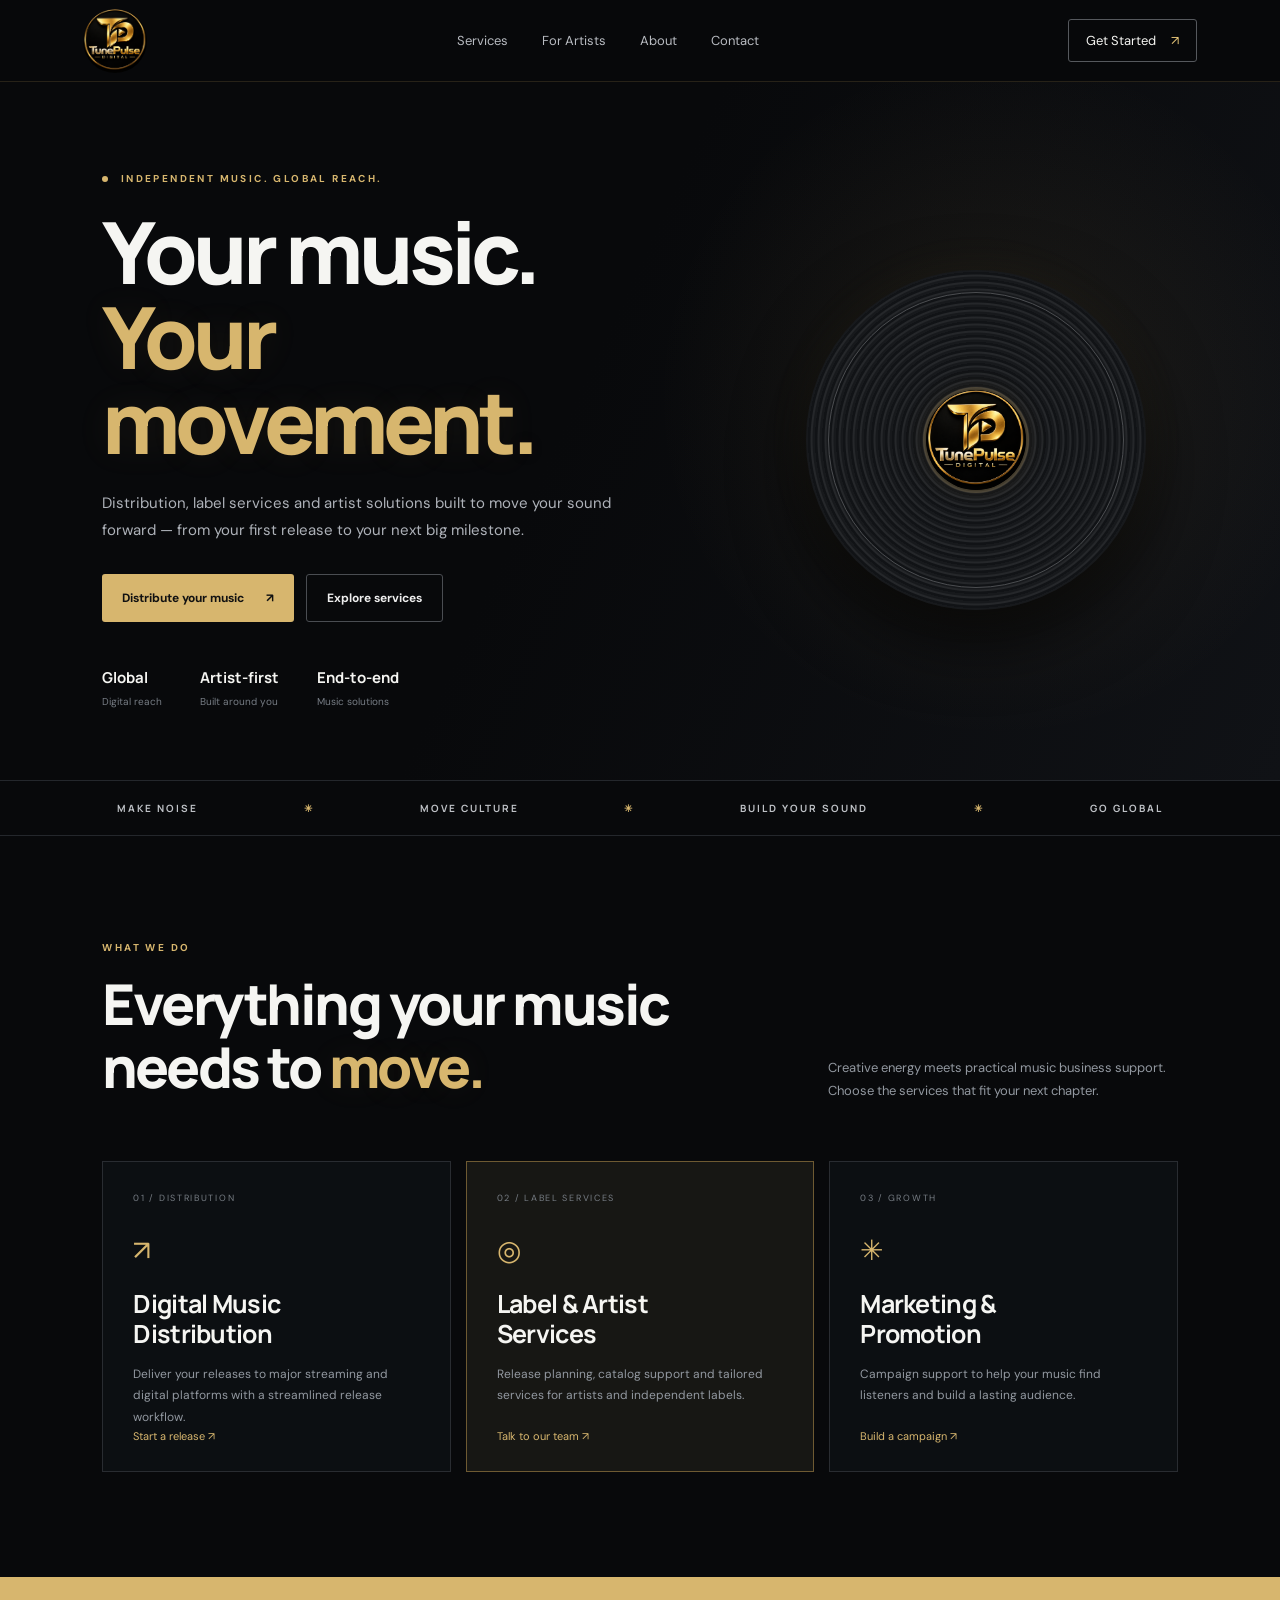
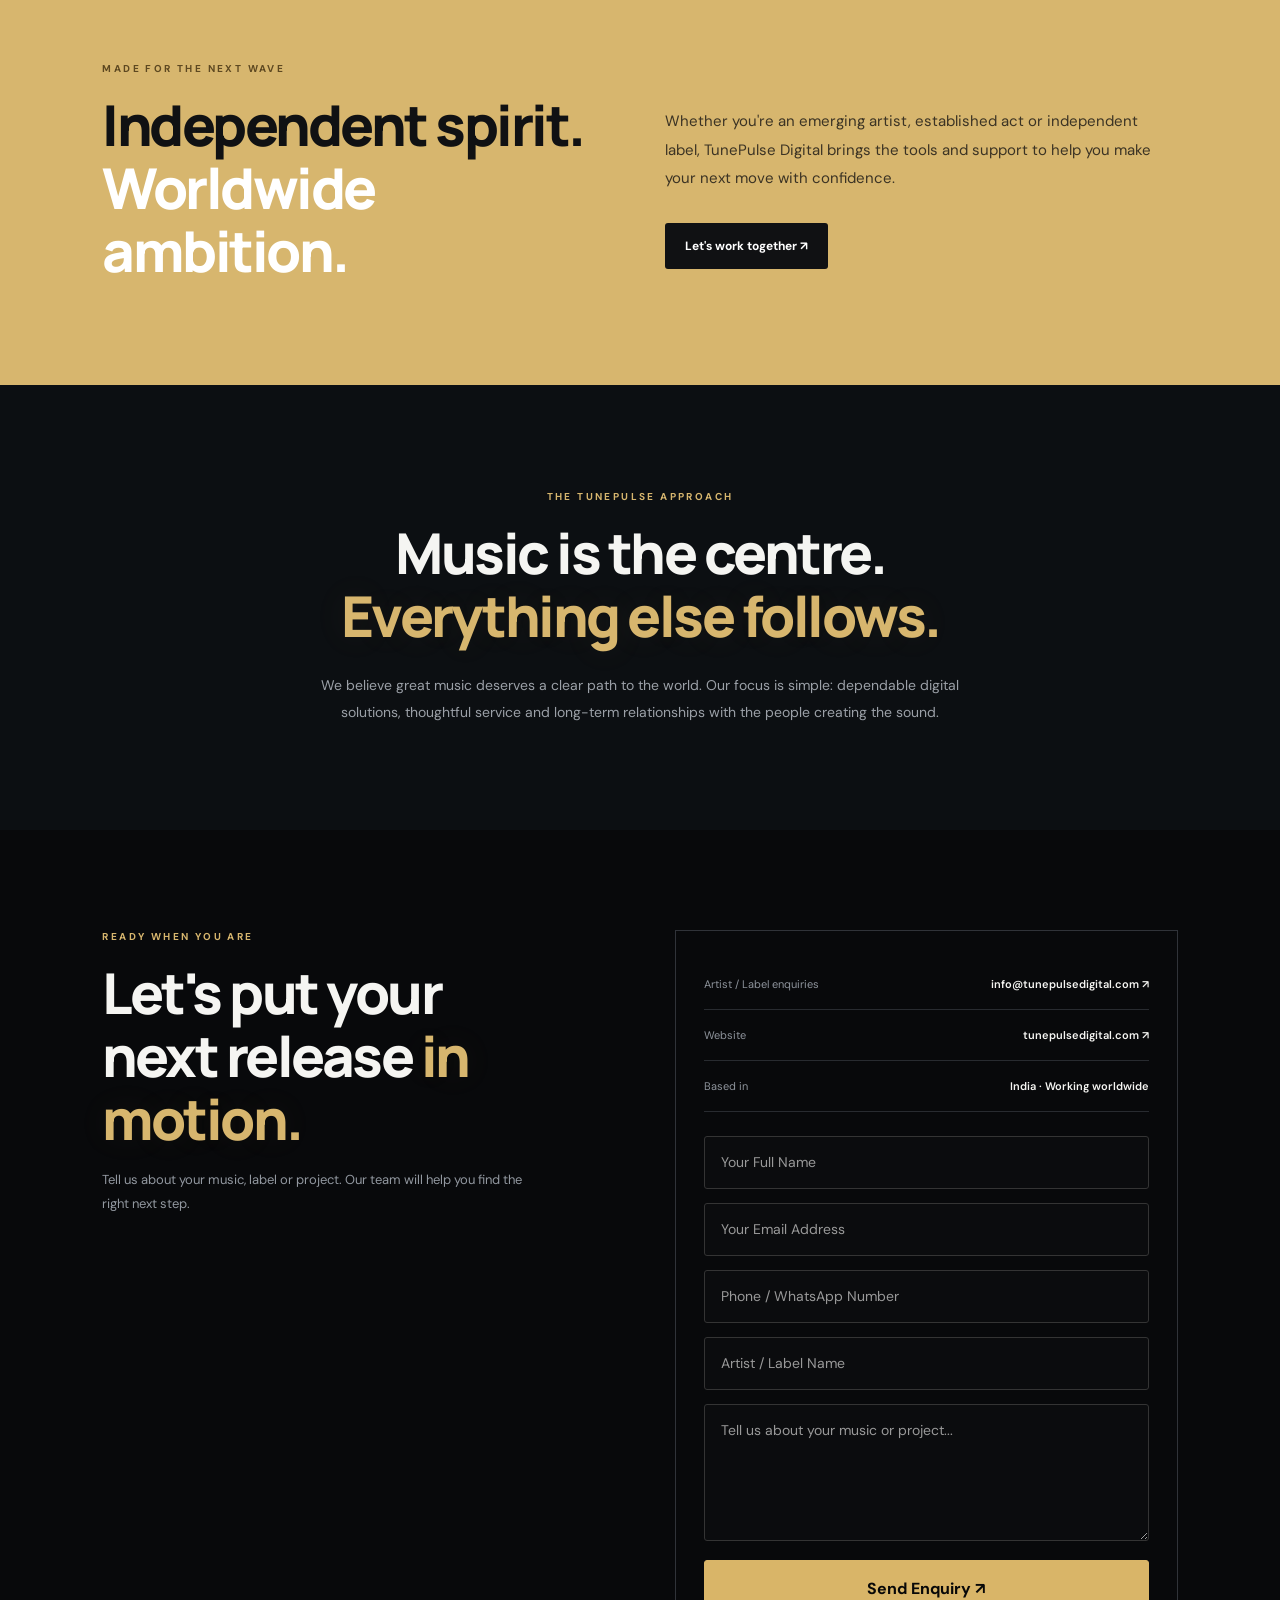
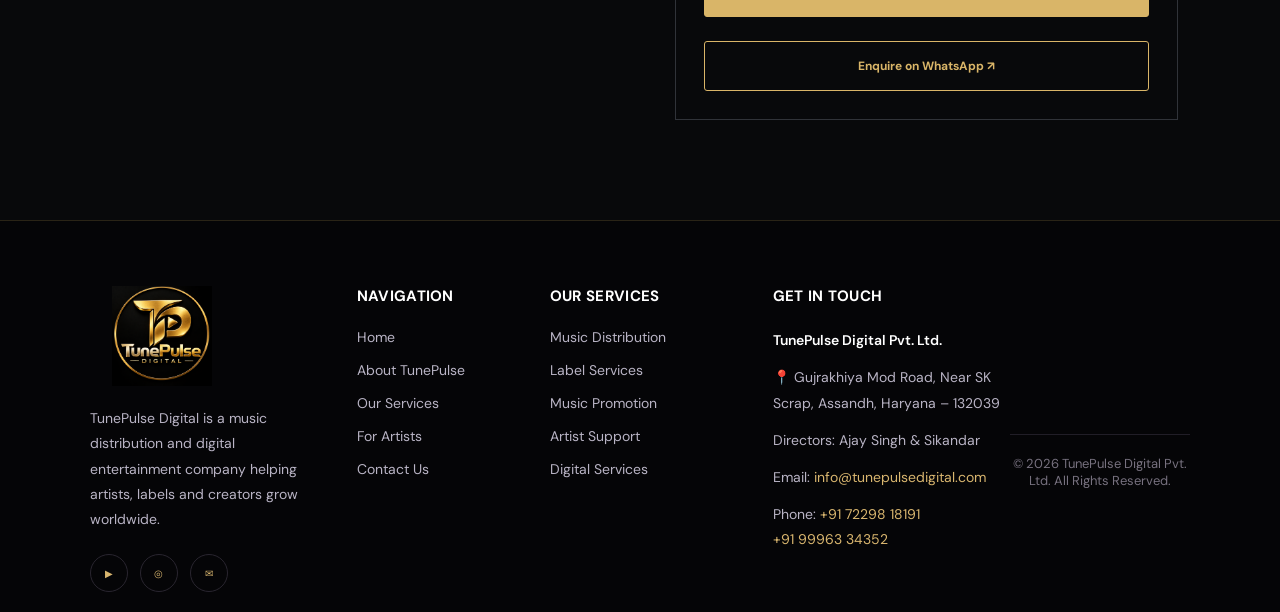
<file: index.html>
<!doctype html>
<html lang="en">
<head>
<meta charset="utf-8"><meta name="viewport" content="width=device-width,initial-scale=1">
<meta name="description" content="TunePulse Digital provides digital music distribution, artist services, music label support and YouTube music solutions for independent artists and labels worldwide.">
<meta name="google-site-verification" content="mZaXU-PKPLh-rn_xjGGx3gzMqnjbIz1Vg6vp6IRNtoM" />

<meta property="og:type" content="website">
<meta property="og:title" content="TunePulse Digital | Music Distribution & Artist Services">
<meta property="og:description" content="Digital music distribution, artist services and music label support for independent artists and labels worldwide.">
<meta property="og:url" content="https://tunepulsedigital.com/">
<meta property="og:image" content="https://tunepulsedigital.com/tunepulse-logo.png">

<meta name="twitter:card" content="summary">
<meta name="twitter:title" content="TunePulse Digital | Music Distribution">
<meta name="twitter:description" content="Music distribution and artist services for independent artists and labels.">
<meta name="twitter:image" content="https://tunepulsedigital.com/tunepulse-logo.png">

<title>TunePulse Digital | Music Distribution & Artist Services</title>
<link rel="preconnect" href="https://fonts.googleapis.com"><link rel="preconnect" href="https://fonts.gstatic.com" crossorigin>
<link href="https://fonts.googleapis.com/css2?family=DM+Sans:wght@400;500;600;700&family=Manrope:wght@500;600;700;800&display=swap" rel="stylesheet">
<link rel="icon" type="image/png" href="tunepulse-logo.png"><link rel="stylesheet" href="style.css">
</head>
<body>
<header class="nav"><a class="brand" href="#" aria-label="TunePulse Digital home"><img class="brand-logo" src="tunepulse-logo.png" alt="TunePulse Digital logo"></a>
<nav id="navlinks"><a href="#services">Services</a><a href="#artists">For Artists</a><a href="about.html">About</a><a href="contact.html">Contact</a></nav>
<a class="nav-cta" href="#contact">Get Started <span>↗</span></a><button class="menu" id="menu" aria-label="Open menu">☰</button></header>
<main>
<section class="hero">
<div class="hero-copy"><div class="eyebrow"><i></i> INDEPENDENT MUSIC. GLOBAL REACH.</div>
<h1>Your music.<br><span>Your movement.</span></h1>
<p>Distribution, label services and artist solutions built to move your sound forward — from your first release to your next big milestone.</p>
<div class="actions"><a class="button primary" href="#contact">Distribute your music <span>↗</span></a><a class="button secondary" href="#services">Explore services</a></div>
<div class="proof"><div><strong>Global</strong><small>Digital reach</small></div><div><strong>Artist-first</strong><small>Built around you</small></div><div><strong>End-to-end</strong><small>Music solutions</small></div></div></div>
<div class="hero-art">
  <div class="orb"></div>

  <div class="record">
    <div class="record-label">
      <img src="tunepulse-logo.png" alt="TunePulse Digital Logo">
    </div>
  </div>

  <div class="floating f1">
    <span>YOUR SOUND, EVERYWHERE</span>
  </div>

</div></section>
<section class="ticker"><span>MAKE NOISE</span><b>✳</b><span>MOVE CULTURE</span><b>✳</b><span>BUILD YOUR SOUND</span><b>✳</b><span>GO GLOBAL</span></section>
<section class="section" id="services"><div class="section-head"><div><div class="eyebrow">WHAT WE DO</div><h2>Everything your music<br>needs to <span>move.</span></h2></div><p>Creative energy meets practical music business support. Choose the services that fit your next chapter.</p></div>
<div class="cards"><article class="service"><div class="num">01 / DISTRIBUTION</div><div class="icon">↗</div><h3>Digital Music<br>Distribution</h3><p>Deliver your releases to major streaming and digital platforms with a streamlined release workflow.</p><a href="#contact">Start a release ↗</a></article>
<article class="service featured"><div class="num">02 / LABEL SERVICES</div><div class="icon">◎</div><h3>Label & Artist<br>Services</h3><p>Release planning, catalog support and tailored services for artists and independent labels.</p><a href="#contact">Talk to our team ↗</a></article>
<article class="service"><div class="num">03 / GROWTH</div><div class="icon">✳</div><h3>Marketing &<br>Promotion</h3><p>Campaign support to help your music find listeners and build a lasting audience.</p><a href="#contact">Build a campaign ↗</a></article></div></section>
<section class="band" id="artists"><div class="band-left"><div class="eyebrow">MADE FOR THE NEXT WAVE</div><h2>Independent spirit.<br><span>Worldwide ambition.</span></h2></div><div class="band-right"><p>Whether you're an emerging artist, established act or independent label, TunePulse Digital brings the tools and support to help you make your next move with confidence.</p><a class="button light" href="#contact">Let's work together ↗</a></div></section>
<section class="section about" id="about"><div class="eyebrow">THE TUNEPULSE APPROACH</div><h2>Music is the centre.<br><span>Everything else follows.</span></h2><p class="about-text">We believe great music deserves a clear path to the world. Our focus is simple: dependable digital solutions, thoughtful service and long-term relationships with the people creating the sound.</p></section>

<section class="contact" id="contact">
  <div>
    <div class="eyebrow">READY WHEN YOU ARE</div>
    <h2>Let's put your<br>next release <span>in motion.</span></h2>
    <p>Tell us about your music, label or project. Our team will help you find the right next step.</p>
  </div>

  <div class="contact-box">
    <div class="contact-row">
      <span>Artist / Label enquiries</span>
      <a href="mailto:info@tunepulsedigital.com">info@tunepulsedigital.com ↗</a>
    </div>

    <div class="contact-row">
      <span>Website</span>
      <a href="https://tunepulsedigital.com">tunepulsedigital.com ↗</a>
    </div>

    <div class="contact-row">
      <span>Based in</span>
      <b>India · Working worldwide</b>
    </div>

    <form action="https://api.web3forms.com/submit" method="POST" class="enquiry-form">

      <input type="hidden" name="access_key" value="733f2801-56d0-4748-b908-0d0ee82f173b">

      <input type="hidden" name="subject" value="New Enquiry - TunePulse Digital Website">
      <input type="hidden" name="from_name" value="TunePulse Digital Website">

      <input type="text" name="name" placeholder="Your Full Name" required>

      <input type="email" name="email" placeholder="Your Email Address" required>

      <input type="tel" name="phone" placeholder="Phone / WhatsApp Number" required>

      <input type="text" name="artist_label" placeholder="Artist / Label Name">

      <textarea name="message" placeholder="Tell us about your music or project..." rows="5" required></textarea>

      <button class="button primary full" type="submit">
        Send Enquiry ↗
      </button>

<a
  class="button full whatsapp-enquiry"
  href="https://wa.me/917229818191?text=Hello%20TunePulse%20Digital%2C%20I%20want%20to%20enquire%20about%20your%20music%20services."
  target="_blank"
  rel="noopener"
>
  Enquire on WhatsApp ↗
</a>

    </form>
  </div>
</section>
</main>
<script src="script.js"></script>

<!-- TUNEPULSE DIGITAL FOOTER START -->

<footer class="site-footer">

  <div class="footer-container">

    <!-- COMPANY BRAND -->
    <div class="footer-brand">

      <img
        src="tunepulse-logo.png"
        alt="TunePulse Digital"
        class="footer-logo"
      >

      <p class="footer-description">
        TunePulse Digital is a music distribution
        and digital entertainment company helping
        artists, labels and creators grow worldwide.
      </p>

      
<div class="footer-socials">

  <a
    href="https://www.youtube.com/channel/UCvVGOBIwBvxCBfXJ86JmkUw/"
    target="_blank"
    rel="noopener noreferrer"
    aria-label="TunePulse Digital YouTube"
    title="YouTube"
  >▶</a>

  <a
    href="https://www.instagram.com/tunepulsedigital/"
    target="_blank"
    rel="noopener noreferrer"
    aria-label="TunePulse Digital Instagram"
    title="Instagram"
  >◎</a>

  <a
    href="mailto:info@tunepulsedigital.com"
    aria-label="Email TunePulse Digital"
    title="Email"
  >✉</a>

</div>

    </div>


    <!-- NAVIGATION -->
    <div class="footer-column">

      <h3>NAVIGATION</h3>

      <a href="index.html">Home</a>
      <a href="about.html">About TunePulse</a>
      <a href="#services">Our Services</a>
      <a href="#artists">For Artists</a>
      <a href="contact.html">Contact Us</a>

    </div>


    <!-- OUR SERVICES -->
    <div class="footer-column">

      <h3>OUR SERVICES</h3>

      <a href="#distribution">Music Distribution</a>
      <a href="#label-services">Label Services</a>
      <a href="#promotion">Music Promotion</a>
      <a href="#artist-support">Artist Support</a>
      <a href="#digital-services">Digital Services</a>

    </div>


    <!-- CONTACT DETAILS -->
    <div class="footer-column footer-contact">

      <h3>GET IN TOUCH</h3>

      <p class="footer-company">
        TunePulse Digital Pvt. Ltd.
      </p>

      <p class="footer-address">
        📍 Gujrakhiya Mod Road, Near SK Scrap,
        Assandh, Haryana – 132039
      </p>

      <p>
        Directors: Ajay Singh &amp; Sikandar
      </p>

      <p>
        Email:
        <a href="mailto:info@tunepulsedigital.com">
          info@tunepulsedigital.com
        </a>
      </p>

      <p>
        Phone:
        <a href="tel:+917229818191">
          +91 72298 18191
        </a>
        <br>

        <a href="tel:+919996334352">
          +91 99963 34352
        </a>
      </p>

    </div>

  </div>


  <!-- COPYRIGHT -->
  <div class="footer-bottom">

    <p>
      © 2026 TunePulse Digital Pvt. Ltd.
      All Rights Reserved.
    </p>

  </div>

</footer>

<!-- TUNEPULSE DIGITAL FOOTER END -->

</body></html>
</file>
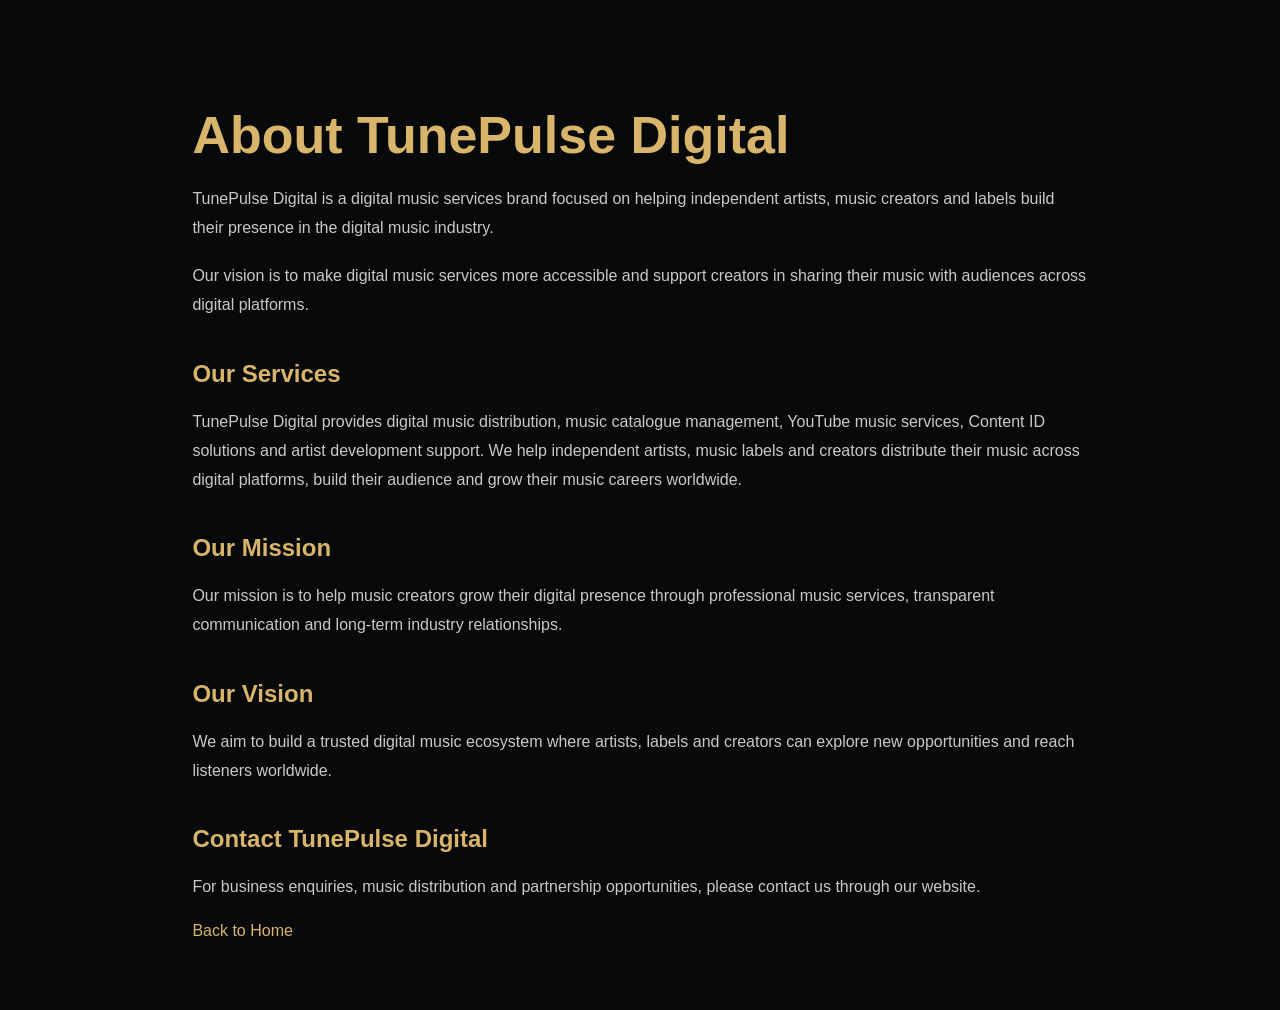
<file: about.html>
<!DOCTYPE html>
<html lang="en">
<head>
  <meta charset="UTF-8">
  <meta name="viewport" content="width=device-width, initial-scale=1.0">

<title>About TunePulse Digital | Music Distribution & Artist Services</title>
  
  <meta name="description" content="Learn about TunePulse Digital, providing music distribution, artist services, digital music solutions and support for independent artists and music labels worldwide.">
  
  <link rel="stylesheet" href="style.css">

  <style>
    .about-page {
      max-width: 1100px;
      margin: 0 auto;
      padding: 70px 8%;
      color: #f5f5f5;
    }

    .about-page h1,
    .about-page h2 {
      color: #d8b56a;
    }

    .about-page h1 {
      font-size: clamp(32px, 5vw, 52px);
      margin-bottom: 20px;
    }

    .about-page p {
      color: #c9c9c9;
      line-height: 1.8;
      margin-bottom: 20px;
    }

    .about-page section {
      margin-top: 40px;
    }

    .about-page a {
      color: #d8b56a;
    }
  </style>
</head>

<body>

  <main class="about-page">

    <h1>About TunePulse Digital</h1>

    <p>
      TunePulse Digital is a digital music services brand focused on helping
      independent artists, music creators and labels build their presence
      in the digital music industry.
    </p>

    <p>
      Our vision is to make digital music services more accessible and
      support creators in sharing their music with audiences across
      digital platforms.
    </p>

    <section>
      <h2>Our Services</h2>

      <p>
    TunePulse Digital provides digital music distribution, music catalogue
    management, YouTube music services, Content ID solutions and artist
    development support. We help independent artists, music labels and
    creators distribute their music across digital platforms, build their
    audience and grow their music careers worldwide.
</p>
    </section>

    <section>
      <h2>Our Mission</h2>

      <p>
        Our mission is to help music creators grow their digital presence
        through professional music services, transparent communication
        and long-term industry relationships.
      </p>
    </section>

    <section>
      <h2>Our Vision</h2>

      <p>
        We aim to build a trusted digital music ecosystem where artists,
        labels and creators can explore new opportunities and reach
        listeners worldwide.
      </p>
    </section>

    <section>
      <h2>Contact TunePulse Digital</h2>

      <p>
        For business enquiries, music distribution and partnership
        opportunities, please contact us through our website.
      </p>

      <a href="index.html">Back to Home</a>
    </section>

  </main>

</body>
</html>
</file>
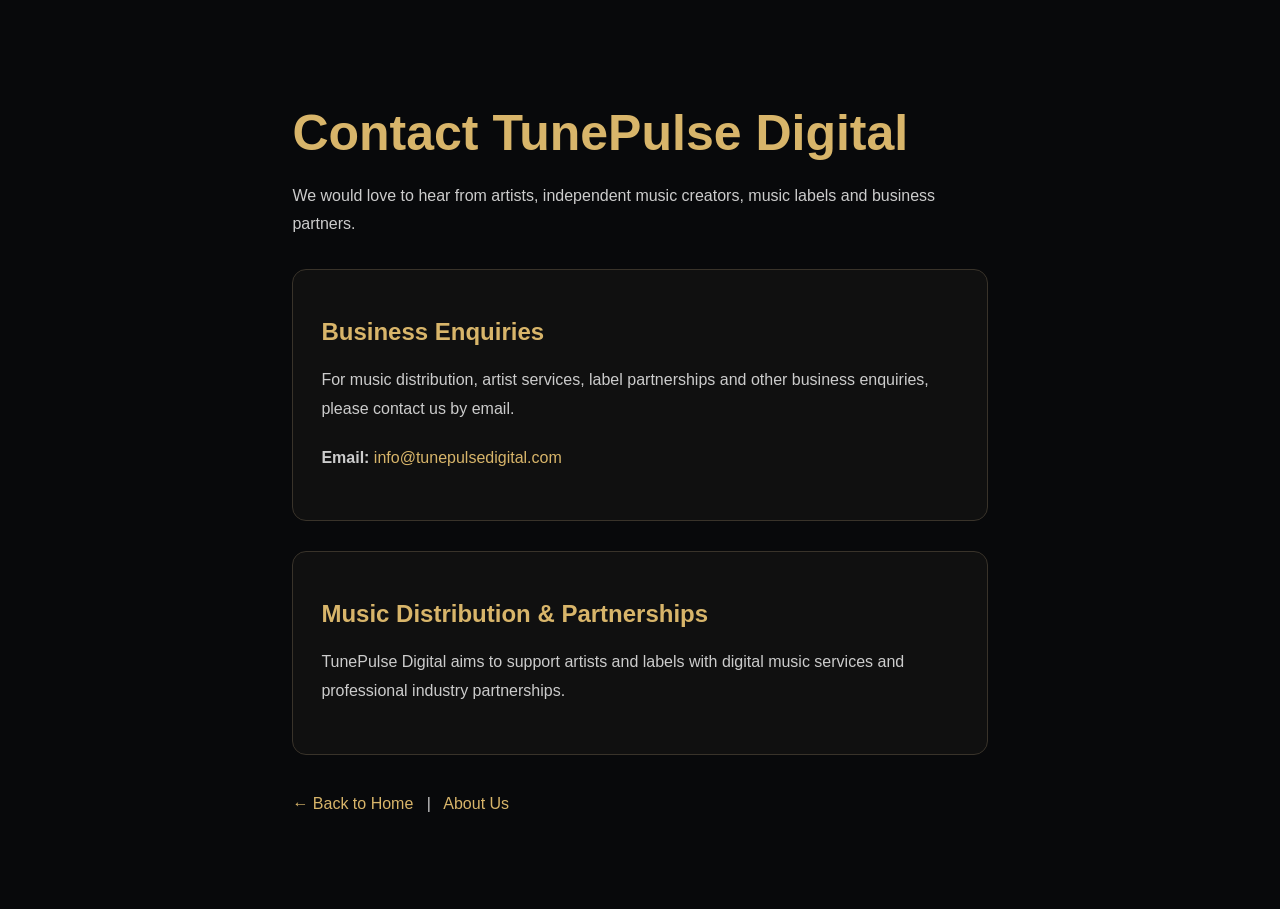
<file: contact.html>
<!DOCTYPE html>
<html lang="en">
<head>
  <meta charset="UTF-8">
  <meta name="viewport" content="width=device-width, initial-scale=1.0">

  <title>Contact TunePulse Digital | Music Distribution & Business Enquiries</title>

  <meta name="description" content="Contact TunePulse Digital for music distribution, artist services, label partnerships and business enquiries.">

  <link rel="stylesheet" href="style.css">

  <style>
    .contact-page {
      max-width: 900px;
      margin: auto;
      padding: 70px 8%;
      color: #f5f5f5;
    }

    .contact-page h1,
    .contact-page h2 {
      color: #d8b56a;
    }

    .contact-page h1 {
      font-size: clamp(32px, 5vw, 50px);
      margin-bottom: 20px;
    }

    .contact-page p {
      color: #ccc;
      line-height: 1.8;
      margin-bottom: 20px;
    }

    .contact-card {
      margin-top: 30px;
      padding: 28px;
      border: 1px solid #39332a;
      border-radius: 14px;
      background: #101010;
    }

    .contact-page a {
      color: #d8b56a;
      text-decoration: none;
    }

    .contact-page a:hover {
      text-decoration: underline;
    }
  </style>
</head>

<body>

  <main class="contact-page">

    <h1>Contact TunePulse Digital</h1>

    <p>
      We would love to hear from artists, independent music creators,
      music labels and business partners.
    </p>

    <div class="contact-card">
      <h2>Business Enquiries</h2>

      <p>
        For music distribution, artist services, label partnerships
        and other business enquiries, please contact us by email.
      </p>

      <p>
        <strong>Email:</strong>
        <a href="mailto:info@tunepulsedigital.com">
          info@tunepulsedigital.com
        </a>
      </p>
    </div>

    <div class="contact-card">
      <h2>Music Distribution & Partnerships</h2>

      <p>
        TunePulse Digital aims to support artists and labels with
        digital music services and professional industry partnerships.
      </p>
    </div>

    <p style="margin-top:35px;">
      <a href="index.html">← Back to Home</a>
      &nbsp; | &nbsp;
      <a href="about.html">About Us</a>
    </p>

  </main>

</body>
</html>
</file>
<file: style.css>
*{box-sizing:border-box}html{scroll-behavior:smooth}body{margin:0;background:#080a0d;color:#f5f5f2;font-family:'DM Sans',sans-serif}a{color:inherit;text-decoration:none}.nav{height:82px;padding:0 6.5%;display:flex;align-items:center;justify-content:space-between;border-bottom:1px solid #24272c;position:sticky;top:0;background:#080a0deF;backdrop-filter:blur(14px);z-index:5}.brand{display:flex;gap:11px;align-items:center;font:800 14px Manrope;letter-spacing:1.2px}.mark{width:34px;height:34px;border:1px solid #d9b66d;border-radius:50%;display:grid;place-items:center;color:#e7c77f;font-size:11px;letter-spacing:-1px}.gold{color:#d9b66d}nav{display:flex;gap:34px;color:#b8bbc1;font-size:13px}nav a:hover,.contact-row a:hover{color:#e5c477}.nav-cta{font-size:13px;border:1px solid #55585d;padding:12px 17px;border-radius:3px}.nav-cta span{color:#e5c477;margin-left:12px}.menu{display:none;background:none;color:white;border:0;font-size:24px}.hero{padding:90px 8% 72px;min-height:620px;display:grid;grid-template-columns:1fr 1fr;align-items:center;gap:30px;background:radial-gradient(ellipse at 78% 42%,#1c2026 0%,#080a0d 48%)}.eyebrow{font-size:10px;letter-spacing:2.4px;color:#d7b66e;font-weight:700}.eyebrow i{display:inline-block;width:6px;height:6px;background:#d7b66e;border-radius:50%;margin-right:8px}.hero h1{font:800 clamp(54px,6.7vw,94px)/.99 Manrope;letter-spacing:-5px;margin:25px 0}.hero h1 span,.section h2 span,.band h2 span,.contact h2 span{color:#d7b66e}.hero-copy>p{max-width:510px;color:#aeb2b9;line-height:1.8;font-size:15px}.actions{display:flex;gap:12px;margin:30px 0 45px}.button{display:inline-flex;align-items:center;justify-content:center;padding:15px 20px;font-size:12px;font-weight:700;border-radius:3px;gap:22px}.primary{background:#d7b66e;color:#111}.primary:hover{background:#f0d18b}.secondary{border:1px solid #4a4d52;color:#eee}.proof{display:flex;gap:38px}.proof strong{display:block;font:700 15px Manrope}.proof small{display:block;color:#777d85;font-size:10px;margin-top:7px}.hero-art{height:440px;position:relative;display:grid;place-items:center}.orb{position:absolute;width:360px;height:360px;border-radius:50%;background:radial-gradient(circle at 40% 35%,#383a3d,#111316 58%,#08090a 72%);box-shadow:0 0 100px #c5a25a17}.record{width:300px;height:300px;border-radius:50%;position:relative;background:repeating-radial-gradient(circle,#17191c 0 2px,#25272a 3px 4px,#111316 5px 7px);box-shadow:0 28px 70px #000;animation:spin 22s linear infinite}.record:after{content:'';position:absolute;inset:22px;border:1px solid #4b4d50;border-radius:50%}.record-label{position:absolute;inset:100px;border-radius:50%;background:linear-gradient(145deg,#e8ca83,#9b7435);color:#141414;display:grid;place-content:center;text-align:center;font:800 25px Manrope;line-height:1.05;z-index:1}.record-label small{font-size:7px;letter-spacing:2px;margin-top:5px}.floating{position:absolute;border:1px solid #3b3e43;background:#121519;padding:14px 17px;box-shadow:0 10px 40px #0008;font-size:17px}.floating span{font-size:8px;letter-spacing:1.3px;color:#aeb3ba;margin-left:8px}.f1{top:65px;right:0}.f2{bottom:62px;left:0}.bars{color:#d7b66e;font-size:20px}.f2 small{display:block;font-size:8px;letter-spacing:1.4px;color:#9ca1a9}.hero-note{position:absolute;right:4px;bottom:8px;font-size:9px;letter-spacing:2px;color:#858991;line-height:1.7}.hero-note b{color:#d7b66e}.ticker{display:flex;justify-content:space-around;align-items:center;padding:20px 5%;border-block:1px solid #24272c;color:#bfc2c7;font:700 10px Manrope;letter-spacing:2px}.ticker b{color:#d7b66e}.section{padding:105px 8%}.section-head{display:flex;justify-content:space-between;align-items:end;margin-bottom:45px}.section h2,.band h2,.contact h2{font:800 clamp(36px,4.4vw,60px)/1.12 Manrope;letter-spacing:-2.5px;margin:18px 0}.section-head>p{max-width:350px;color:#9298a0;font-size:13px;line-height:1.8}.cards{display:grid;grid-template-columns:repeat(3,1fr);gap:15px}.service{padding:30px;border:1px solid #292c31;min-height:310px;background:#0c0f12;position:relative}.service.featured{background:#171714;border-color:#6e5a32}.num{font-size:9px;letter-spacing:1.7px;color:#777d84}.icon{font-size:28px;color:#d7b66e;margin:28px 0 20px}.service h3{font:700 25px/1.2 Manrope;margin:0 0 15px;letter-spacing:-.7px}.service p{color:#9298a0;font-size:12px;line-height:1.8;max-width:280px}.service>a{position:absolute;bottom:28px;font-size:11px;color:#d7b66e}.band{padding:85px 8%;display:grid;grid-template-columns:1fr 1fr;gap:50px;background:#d7b66e;color:#101113}.band .eyebrow{color:#5d4821}.band h2 span{color:#fff}.band-right{align-self:center}.band-right p{font-size:15px;line-height:1.9;max-width:500px;color:#3b3324}.light{background:#101113;color:#fff;margin-top:15px}.about{text-align:center;background:#0c0f12}.about .about-text{max-width:650px;margin:25px auto 0;color:#9ba0a7;line-height:1.9;font-size:14px}.contact{padding:100px 8%;display:grid;grid-template-columns:1fr 1fr;gap:70px}.contact>div:first-child>p{color:#9298a0;line-height:1.8;max-width:420px;font-size:13px}.contact-box{border:1px solid #303339;padding:28px;align-self:center}.contact-row{display:flex;justify-content:space-between;gap:15px;padding:18px 0;border-bottom:1px solid #282b30;font-size:11px}.contact-row span{color:#8e949c}.contact-row a,.contact-row b{font-weight:600}.full{width:100%;margin-top:25px}footer{padding:27px 6.5%;border-top:1px solid #24272c;display:flex;justify-content:space-between;align-items:center;color:#747a82;font-size:10px}footer .brand{color:#eee;font-size:11px}@keyframes spin{to{transform:rotate(360deg)}}@media(max-width:800px){.nav{padding:0 5%;height:70px}nav{display:none;position:absolute;top:70px;left:0;right:0;background:#0b0d10;padding:25px;flex-direction:column;gap:20px;border-bottom:1px solid #292c31}nav.open{display:flex}.nav-cta{margin-left:auto;margin-right:15px;padding:10px}.menu{display:block}.hero{grid-template-columns:1fr;padding:70px 6% 40px}.hero h1{letter-spacing:-3px}.hero-art{height:360px}.record{width:245px;height:245px}.record-label{inset:80px}.orb{width:290px;height:290px}.f1{right:0;top:30px}.f2{left:0;bottom:35px}.section{padding:75px 6%}.section-head{display:block}.section-head>p{margin-top:20px}.cards{grid-template-columns:1fr}.service{min-height:280px}.band,.contact{grid-template-columns:1fr;padding:70px 6%;gap:25px}.ticker{gap:18px;overflow:hidden;white-space:nowrap}.ticker span{font-size:8px}footer{padding:25px 6%;flex-wrap:wrap;gap:20px}footer>span:last-child{display:none}}
/* Official supplied TunePulse Digital logo */
.brand{gap:0;letter-spacing:0}
.brand-logo{display:block;width:64px;height:64px;object-fit:contain;border-radius:50%;background:#080a0d}
footer .brand-logo{width:54px;height:54px}
@media(max-width:700px){.brand-logo{width:54px;height:54px}footer .brand-logo{width:46px;height:46px}}
/* Fix TunePulse vinyl logo */
.hero-art {
  position: relative;
  overflow: hidden;
}

.record {
    position: absolute;
    width: 360px;
    height: 360px;
    right: 8%;
    top: 50%;
    transform: translateY(-50%);
    border-radius: 50%;
    overflow: hidden;
    animation: spin 12s linear infinite;
}
  
.record-label {
    position: absolute;
    width: 100px;
    height: 100px;
    left: 50%;
    top: 50%;
    transform: translate(-50%, -50%);
    border-radius: 50%;
    overflow: hidden;
    background: #d8b45c;
    display: flex;
    align-items: center;
    justify-content: center;
}

.record-label img {
    width: 100%;
    height: 100%;
    object-fit: cover;
    border-radius: 50%;
    display: block;
}

.record-label img {
  width: 100%;
  height: 100%;
  object-fit: contain;
  display: block;
  border-radius: 50%;
}

/* FIX: Vinyl record stays in its original position */
.hero-art {
    position: relative;
    overflow: visible;
}

/* Remove the extra background circle */
.hero-art .orb {
    display: none !important;
}

/* Vinyl record: fixed position + smooth rotation */
.hero-art .record {
    position: absolute;
    width: 340px;
    height: 340px;
    right: 8%;
    top: 50%;
    left: auto;
    margin: 0;
    transform: translateY(-50%);
    border-radius: 50%;
    overflow: hidden;
    animation: vinyl-spin 14s linear infinite;
}

/* Keep the logo perfectly centered */
.hero-art .record-label {
    position: absolute;
    width: 100px;
    height: 100px;
    left: 50%;
    top: 50%;
    transform: translate(-50%, -50%);
    border-radius: 50%;
    overflow: hidden;
    background: #d8b45c;
}

/* Logo should fit inside the round label */
.hero-art .record-label img {
    width: 100%;
    height: 100%;
    object-fit: contain;
    border-radius: 50%;
    display: block;
}

/* Rotation without moving the record up or down */
@keyframes vinyl-spin {
    from {
        transform: translateY(-50%) rotate(0deg);
    }
    to {
        transform: translateY(-50%) rotate(360deg);
    }
}

/* Mobile size */
@media (max-width: 768px) {
    .hero-art .record {
        width: 240px;
        height: 240px;
        right: 0;
        top: 50%;
    }

    .hero-art .record-label {
        width: 75px;
        height: 75px;
    }
}
.floating.f1 {
  display: none !important;
}

/* =====================================
   TUNEPULSE DIGITAL — PREMIUM POLISH
===================================== */

/* Smooth website movement */
html {
  scroll-behavior: smooth;
}

body {
  background-color: #08090b;
}

/* Premium navigation */
.nav {
  backdrop-filter: blur(16px);
  -webkit-backdrop-filter: blur(16px);
  background: rgba(8, 9, 11, 0.88);
  border-bottom: 1px solid rgba(218, 181, 105, 0.12);
}

/* Elegant gold buttons */
.button {
  transition: all 0.3s ease;
}

.button.primary:hover {
  transform: translateY(-3px);
  box-shadow: 0 8px 28px rgba(218, 181, 105, 0.22);
}

.button.secondary:hover {
  border-color: #d8b565;
  color: #d8b565;
  transform: translateY(-2px);
}

/* Vinyl record premium lighting */
.record {
  box-shadow:
    0 0 60px rgba(218, 181, 105, 0.045),
    0 30px 80px rgba(0, 0, 0, 0.65);
}

/* Gold center label */
.record-label {
  box-shadow:
    0 0 0 4px rgba(218, 181, 105, 0.08),
    0 0 24px rgba(218, 181, 105, 0.15);
}

/* Premium service cards */
.service {
  transition:
    transform 0.35s ease,
    border-color 0.35s ease,
    background 0.35s ease;
}

.service:hover {
  transform: translateY(-6px);
  border-color: rgba(218, 181, 105, 0.35);
  background: rgba(218, 181, 105, 0.025);
}

/* Gold accent glow */
.hero {
  background:
    radial-gradient(
      ellipse at 75% 45%,
      rgba(218, 181, 105, 0.055),
      transparent 42%
    );
}

/* Premium section separators */
.section {
  border-color: rgba(255, 255, 255, 0.07);
}

/* =========================================
   TUNEPULSE DIGITAL — FINAL PREMIUM DESIGN
   Preserve existing layout and vinyl animation
========================================= */

/* 1. Premium dark background and gold lighting */
body {
  background: #08090b;
  color: #f5f5f2;
}

.hero {
  background:
    radial-gradient(
      circle at 78% 45%,
      rgba(218, 181, 105, 0.09),
      transparent 32%
    ),
    linear-gradient(115deg, #08090b 45%, #101216 100%);
}

/* 2. Keep vinyl in the hero section */
.hero-art {
  position: relative;
  display: grid;
  place-items: center;
  overflow: visible;
  min-width: 0;
}

/* Remove the unwanted extra circle */
.hero-art .orb {
  display: none !important;
}

/* 3. Vinyl — fixed position, smooth rotation */
.hero-art .record {
  position: absolute;
  width: 340px;
  height: 340px;
  right: 6%;
  left: auto;
  top: 50%;
  margin: 0;
  transform: translateY(-50%);
  border-radius: 50%;
  overflow: hidden;
  animation: vinyl-spin 18s linear infinite;

  box-shadow:
    0 25px 70px rgba(0, 0, 0, 0.75),
    0 0 45px rgba(218, 181, 105, 0.07);
}

/* 4. Center logo — no extra gold disc */
.hero-art .record-label {
  position: absolute;
  width: 100px;
  height: 100px;
  left: 50%;
  top: 50%;
  transform: translate(-50%, -50%);
  border-radius: 50%;
  overflow: hidden;
  background: #08090b;
  padding: 0;

  box-shadow:
    0 0 0 3px rgba(218, 181, 105, 0.18),
    0 0 25px rgba(218, 181, 105, 0.12);
}

.hero-art .record-label img {
  width: 100%;
  height: 100%;
  object-fit: contain;
  border-radius: 50%;
  display: block;
}

/* 5. Smooth vinyl rotation without vertical movement */
@keyframes vinyl-spin {
  from {
    transform: translateY(-50%) rotate(0deg);
  }

  to {
    transform: translateY(-50%) rotate(360deg);
  }
}

/* 6. Premium navigation */
.nav {
  background: rgba(8, 9, 11, 0.92);
  backdrop-filter: blur(18px);
  -webkit-backdrop-filter: blur(18px);
  border-bottom: 1px solid rgba(218, 181, 105, 0.15);
}

/* 7. Gold buttons */
.button {
  transition: all 0.3s ease;
}

.button.primary:hover {
  background: #f0d18b;
  transform: translateY(-3px);
  box-shadow: 0 8px 30px rgba(218, 181, 105, 0.22);
}

.button.secondary:hover {
  border-color: #d8b565;
  color: #d8b565;
  transform: translateY(-3px);
}

/* 8. Service cards */
.service {
  transition: all 0.35s ease;
  border-color: #292c31;
}

.service:hover {
  transform: translateY(-7px);
  border-color: rgba(218, 181, 105, 0.45);
  box-shadow: 0 15px 40px rgba(0, 0, 0, 0.25);
}

/* 9. Gold headings */
.hero h1 span,
.section h2 span,
.contact h2 span {
  text-shadow: 0 0 35px rgba(218, 181, 105, 0.08);
}

/* 10. Mobile layout */
@media (max-width: 800px) {
  .hero-art {
    height: 340px;
    overflow: visible;
  }

  .hero-art .record {
    width: 245px;
    height: 245px;
    right: 0;
  }

  .hero-art .record-label {
    width: 75px;
    height: 75px;
  }
}

/* Respect reduced-motion preference */
@media (prefers-reduced-motion: reduce) {
  .hero-art .record {
    animation-duration: 60s;
  }

  .button,
  .service {
    transition: none;
  }
}

/* =====================================
   TUNEPULSE DIGITAL PREMIUM FOOTER
===================================== */

.site-footer {
  background: #050507;
  color: #b9b4c5;
  padding: 65px 7% 20px;
  border-top: 1px solid rgba(212, 175, 90, 0.18);
  font-family: inherit;
}

.footer-container {
  max-width: 1400px;
  margin: 0 auto;

  display: grid;
  grid-template-columns: 1.5fr 1fr 1.2fr 1.6fr;

  gap: 45px;
  align-items: start;
}


/* COMPANY LOGO */

.footer-logo {
  width: 145px;
  height: 100px;

  object-fit: contain;
  display: block;

  margin-bottom: 20px;
}


/* COMPANY DESCRIPTION */

.footer-description {
  max-width: 330px;

  font-size: 14px;
  line-height: 1.8;

  color: #b9b4c5;
}


/* FOOTER HEADINGS */

.footer-column h3 {
  color: #ffffff;

  font-size: 15px;
  font-weight: 700;

  margin: 0 0 22px;

  letter-spacing: 0.3px;
}


/* FOOTER LINKS */

.footer-column a {
  display: block;

  color: #b9b4c5;
  text-decoration: none;

  font-size: 14px;

  margin-bottom: 15px;

  transition: color 0.3s ease,
              padding-left 0.3s ease;
}

.footer-column a:hover {
  color: #d9b66f;
  padding-left: 4px;
}


/* CONTACT DETAILS */

.footer-contact p {
  font-size: 14px;
  line-height: 1.8;

  margin: 0 0 12px;

  color: #b9b4c5;
}

.footer-contact .footer-company {
  color: #ffffff;
  font-weight: 600;
}

.footer-contact a {
  display: inline;

  color: #d9b66f;
  text-decoration: none;
}

.footer-contact a:hover {
  color: #ffffff;
}


/* SOCIAL ICONS */

.footer-socials {
  display: flex;
  align-items: center;

  gap: 12px;
  margin-top: 22px;
}

.footer-socials a {
  width: 38px;
  height: 38px;

  border: 1px solid #29252f;
  border-radius: 50%;

  display: flex;
  align-items: center;
  justify-content: center;

  color: #d9b66f;
  text-decoration: none;

  transition: 0.3s ease;
}

.footer-socials a:hover {
  background: #d9b66f;
  color: #080808;

  border-color: #d9b66f;
}


/* COPYRIGHT */

.footer-bottom {
  max-width: 1400px;

  margin: 45px auto 0;
  padding-top: 20px;

  border-top: 1px solid #211e27;

  text-align: center;

  font-size: 13px;
  color: #77717f;
}

.footer-bottom p {
  margin: 0;
}


/* TABLET */

@media (max-width: 1000px) {

  .footer-container {
    grid-template-columns: 1fr 1fr;
    gap: 40px 30px;
  }

}


/* MOBILE */

@media (max-width: 520px) {

  .site-footer {
    padding: 45px 6% 20px;
  }

  .footer-container {
    grid-template-columns: 1fr;
    gap: 30px;
  }

  .footer-logo {
    width: 130px;
    height: 85px;
  }

  .footer-description {
    max-width: 100%;
  }

  .footer-bottom {
    margin-top: 30px;
  }

}

/* TunePulse Digital Enquiry Form */

.enquiry-form {
  display: grid;
  gap: 14px;
  margin-top: 24px;
}

.enquiry-form input,
.enquiry-form textarea {
  width: 100%;
  box-sizing: border-box;
  padding: 15px 16px;
  background: #0b0c0e;
  border: 1px solid #343434;
  color: #ffffff;
  font: inherit;
  font-size: 14px;
  outline: none;
  border-radius: 2px;
}

.enquiry-form input:focus,
.enquiry-form textarea:focus {
  border-color: #d9b568;
}

.enquiry-form input::placeholder,
.enquiry-form textarea::placeholder {
  color: #888888;
}

.enquiry-form textarea {
  resize: vertical;
}

.enquiry-form button {
  cursor: pointer;
  border: none;
  font: inherit;
  font-weight: 700;
  padding: 16px;
}

.enquiry-form button:hover {
  background: #edcf83;
}

/* TunePulse Digital - Contact Form Styling Fix */

.contact-box .enquiry-form {
  display: flex !important;
  flex-direction: column !important;
  gap: 14px !important;
  width: 100% !important;
  margin-top: 24px !important;
}

.contact-box .enquiry-form input,
.contact-box .enquiry-form textarea {
  display: block !important;
  width: 100% !important;
  max-width: 100% !important;
  box-sizing: border-box !important;
  padding: 15px 16px !important;
  margin: 0 !important;
  background: #0b0c0e !important;
  color: #ffffff !important;
  border: 1px solid #343434 !important;
  border-radius: 3px !important;
  font-family: inherit !important;
  font-size: 14px !important;
  line-height: 1.5 !important;
  outline: none !important;
}

.contact-box .enquiry-form input::placeholder,
.contact-box .enquiry-form textarea::placeholder {
  color: #999999 !important;
}

.contact-box .enquiry-form input:focus,
.contact-box .enquiry-form textarea:focus {
  border-color: #d9b568 !important;
}

.contact-box .enquiry-form textarea {
  min-height: 130px !important;
  resize: vertical !important;
}

.contact-box .enquiry-form button {
  display: block !important;
  width: 100% !important;
  margin-top: 5px !important;
  padding: 17px !important;
  background: #d9b568 !important;
  color: #080808 !important;
  border: 1px solid #d9b568 !important;
  border-radius: 3px !important;
  font-weight: 700 !important;
  cursor: pointer !important;
}

/* WhatsApp Enquiry Button */

.whatsapp-enquiry {
  display: block;
  box-sizing: border-box;
  width: 100%;
  margin-top: 10px;
  padding: 16px;
  text-align: center;
  text-decoration: none;
  color: #d9b568 !important;
  background: transparent;
  border: 1px solid #d9b568;
  border-radius: 3px;
  font-weight: 700;
  transition: 0.3s ease;
}

.whatsapp-enquiry:hover {
  background: #d9b568;
  color: #080808 !important;
}

/* Contact Form Mobile Responsive */

@media (max-width: 768px) {
  .contact {
    grid-template-columns: 1fr !important;
    gap: 30px !important;
    padding: 60px 6% !important;
  }

  .contact h2 {
    font-size: clamp(34px, 9vw, 52px) !important;
    line-height: 1.08 !important;
  }

  .contact-box {
    width: 100% !important;
    box-sizing: border-box !important;
    padding: 18px !important;
  }

  .contact-row {
    flex-wrap: wrap;
    gap: 8px;
  }

  .contact-row a,
  .contact-row b {
    overflow-wrap: anywhere;
  }
}
</file>
